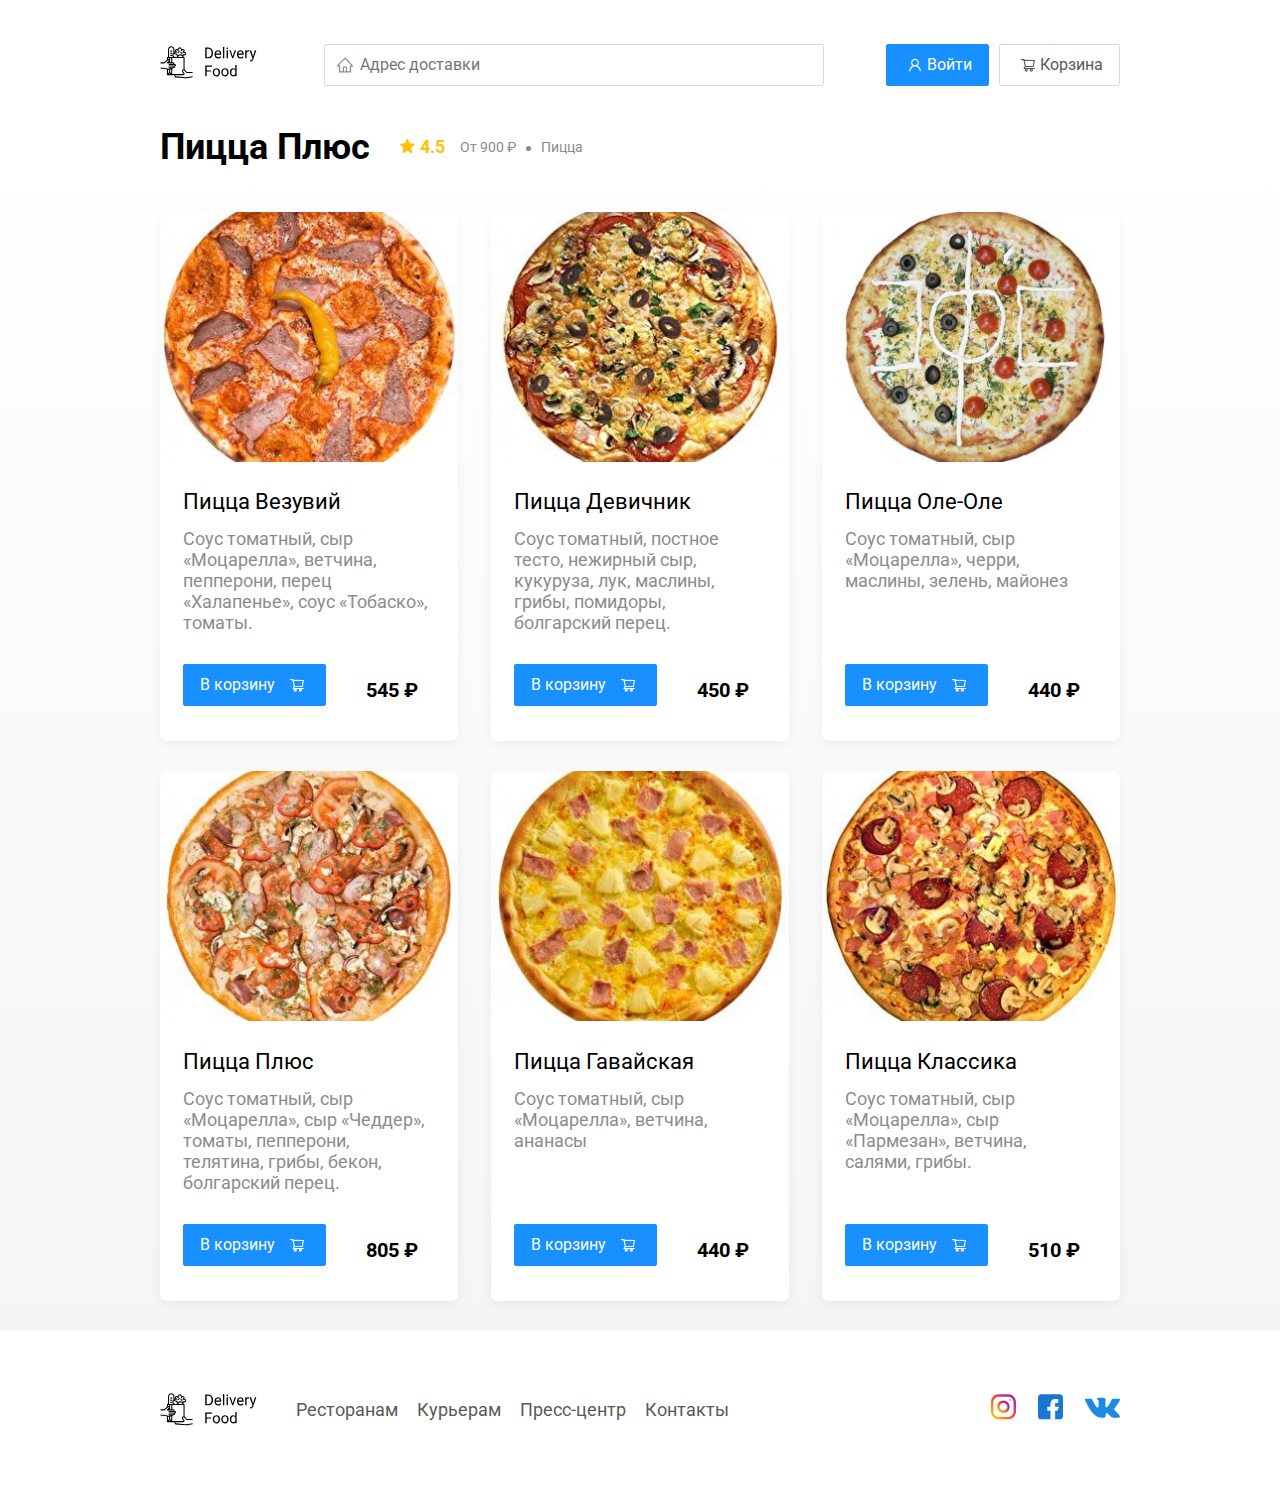
<file: restaurant.html>
<!DOCTYPE html>
<html lang="ru">
<head>
	<meta charset="UTF-8"/>
	<meta name="viewport" content="width=device-width, initial-scale=1.0"/>
	<title>PizzaBurger — доставка еды на дом</title>
	<link
			href="https://fonts.googleapis.com/css?family=Roboto:400,700&display=swap&subset=cyrillic"
			rel="stylesheet"
	/>
	<link rel="stylesheet" href="css/normalize.css"/>
	<link rel="stylesheet" href="css/style.css"/>
</head>
<body>
	<div class="container">
		<header class="header">
			<a href="index.html" class="logo">
				<img src="img/icon/logo.svg" alt="Logo"/>
			</a>
			<label class="address">
				<input type="text" class="input input-address" placeholder="Адрес доставки"/>
			</label>
			<div class="buttons">
				<button class="button button-primary button-auth">
					<span class="button-auth-svg"></span>
					<span class="button-text">Войти</span>
				</button>
				<button class="button" id="cart-button">
					<span class="button-cart-svg"></span>
					<span class="button-text">Корзина</span>
				</button>
			</div>
		</header>
	</div>
	<!-- /.container  -->

	<main class="main">
		<div class="container">
			<section class="menu">
				<div class="section-heading">
					<h2 class="section-title restaurant-title">Пицца Плюс</h2>
					<div class="card-info">
						<div class="rating">
							4.5
						</div>
						<div class="price">От 900 ₽</div>
						<div class="category">Пицца</div>
					</div>
					<!-- /.card-info -->
				</div>
				<div class="cards cards-menu">
					<div class="card">
						<img src="img/pizza-plus/pizza-vesuvius.jpg" alt="image" class="card-image"/>
						<div class="card-text">
							<div class="card-heading">
								<h3 class="card-title card-title-reg">Пицца Везувий</h3>
							</div>
							<!-- /.card-heading -->
							<div class="card-info">
								<div class="ingredients">Соус томатный, сыр «Моцарелла», ветчина, пепперони, перец
								                         «Халапенье», соус «Тобаско», томаты.
								</div>
							</div>
							<!-- /.card-info -->
							<div class="card-buttons">
								<button class="button button-primary button-add-cart">
									<span class="button-card-text">В корзину</span>
									<span class="button-cart-svg"></span>
								</button>
								<strong class="card-price-bold">545 ₽</strong>
							</div>
						</div>
						<!-- /.card-text -->
					</div>
					<!-- /.card -->

					<div class="card">
						<img src="img/pizza-plus/pizza-girls.jpg" alt="image" class="card-image"/>
						<div class="card-text">
							<div class="card-heading">
								<h3 class="card-title card-title-reg">Пицца Девичник</h3>
							</div>
							<!-- /.card-heading -->
							<div class="card-info">
								<div class="ingredients">Соус томатный, постное тесто, нежирный сыр, кукуруза, лук, маслины,
								                         грибы, помидоры, болгарский перец.
								</div>
							</div>
							<!-- /.card-info -->
							<div class="card-buttons">
								<button class="button button-primary button-add-cart">
									<span class="button-card-text">В корзину</span>
									<span class="button-cart-svg"></span>
								</button>
								<strong class="card-price-bold">450 ₽</strong>
							</div>
						</div>
						<!-- /.card-text -->
					</div>
					<!-- /.card -->

					<div class="card">
						<img src="img/pizza-plus/pizza-oleole.jpg" alt="image" class="card-image"/>
						<div class="card-text">
							<div class="card-heading">
								<h3 class="card-title card-title-reg">Пицца Оле-Оле</h3>
							</div>
							<!-- /.card-heading -->
							<div class="card-info">
								<div class="ingredients">Соус томатный, сыр «Моцарелла», черри, маслины, зелень, майонез
								</div>
							</div>
							<!-- /.card-info -->
							<div class="card-buttons">
								<button class="button button-primary button-add-cart">
									<span class="button-card-text">В корзину</span>
									<span class="button-cart-svg"></span>
								</button>
								<strong class="card-price-bold">440 ₽</strong>
							</div>
						</div>
						<!-- /.card-text -->
					</div>
					<!-- /.card -->

					<div class="card">
						<img src="img/pizza-plus/pizza-plus.jpg" alt="image" class="card-image"/>
						<div class="card-text">
							<div class="card-heading">
								<h3 class="card-title card-title-reg">Пицца Плюс</h3>
							</div>
							<!-- /.card-heading -->
							<div class="card-info">
								<div class="ingredients">Соус томатный, сыр «Моцарелла», сыр «Чеддер», томаты, пепперони,
								                         телятина, грибы, бекон, болгарский перец.
								</div>
							</div>
							<!-- /.card-info -->
							<div class="card-buttons">
								<button class="button button-primary button-add-cart">
									<span class="button-card-text">В корзину</span>
									<span class="button-cart-svg"></span>
								</button>
								<strong class="card-price-bold">805 ₽</strong>
							</div>
						</div>
						<!-- /.card-text -->
					</div>
					<!-- /.card -->

					<div class="card">
						<img src="img/pizza-plus/pizza-hawaiian.jpg" alt="image" class="card-image"/>
						<div class="card-text">
							<div class="card-heading">
								<h3 class="card-title card-title-reg">Пицца Гавайская</h3>
							</div>
							<!-- /.card-heading -->
							<div class="card-info">
								<div class="ingredients">Соус томатный, сыр «Моцарелла», ветчина, ананасы</div>
							</div>
							<!-- /.card-info -->
							<div class="card-buttons">
								<button class="button button-primary button-add-cart">
									<span class="button-card-text">В корзину</span>
									<span class="button-cart-svg"></span>
								</button>
								<strong class="card-price-bold">440 ₽</strong>
							</div>
						</div>
						<!-- /.card-text -->
					</div>
					<!-- /.card -->

					<div class="card">
						<img src="img/pizza-plus/pizza-classic.jpg" alt="image" class="card-image"/>
						<div class="card-text">
							<div class="card-heading">
								<h3 class="card-title card-title-reg">Пицца Классика</h3>
							</div>
							<!-- /.card-heading -->
							<div class="card-info">
								<div class="ingredients">Соус томатный, сыр «Моцарелла», сыр «Пармезан», ветчина, салями,
								                         грибы.
								</div>
							</div>
							<!-- /.card-info -->
							<div class="card-buttons">
								<button class="button button-primary button-add-cart">
									<span class="button-card-text">В корзину</span>
									<span class="button-cart-svg"></span>
								</button>
								<strong class="card-price-bold">510 ₽</strong>
							</div>
						</div>
						<!-- /.card-text -->
					</div>
					<!-- /.card -->
				</div>
				<!-- /.cards -->
			</section>
		</div>
		<!-- /.container -->
	</main>

	<footer class="footer">
		<div class="container">
			<div class="footer-block">
				<img src="img/icon/logo.svg" alt="logo" class="logo footer-logo"/>
				<nav class="footer-nav">
					<a href="#" class="footer-link">Ресторанам </a>
					<a href="#" class="footer-link">Курьерам</a>
					<a href="#" class="footer-link">Пресс-центр</a>
					<a href="#" class="footer-link">Контакты</a>
				</nav>
				<div class="social-links">
					<a href="#" class="social-link"><img src="img/social/instagram.svg" alt="instagram"/></a>
					<a href="#" class="social-link"><img src="img/social/fb.svg" alt="facebook"/></a>
					<a href="#" class="social-link"><img src="img/social/vk.svg" alt="vk"/></a>
				</div>
				<!-- /.social-links -->
			</div>
			<!-- /.footer-block -->
		</div>
	</footer>

	<div class="modal modal-cart">
		<div class="modal-dialog">
			<div class="modal-header">
				<h3 class="modal-title">Корзина</h3>
				<button class="close">&times;</button>
			</div>
			<!-- /.modal-header -->
			<div class="modal-body">
				<div class="food-row">
					<span class="food-name">Ролл угорь стандарт</span>
					<strong class="food-price">250 ₽</strong>
					<div class="food-counter">
						<button class="counter-button">-</button>
						<span class="counter">1</span>
						<button class="counter-button">+</button>
					</div>
				</div>
				<!-- /.foods-row -->
				<div class="food-row">
					<span class="food-name">Ролл угорь стандарт</span>
					<strong class="food-price">250 ₽</strong>
					<div class="food-counter">
						<button class="counter-button">-</button>
						<span class="counter">1</span>
						<button class="counter-button">+</button>
					</div>
				</div>
				<!-- /.foods-row -->
				<div class="food-row">
					<span class="food-name">Ролл угорь стандарт</span>
					<strong class="food-price">250 ₽</strong>
					<div class="food-counter">
						<button class="counter-button">-</button>
						<span class="counter">1</span>
						<button class="counter-button">+</button>
					</div>
				</div>
				<!-- /.foods-row -->
				<div class="food-row">
					<span class="food-name">Ролл угорь стандарт</span>
					<strong class="food-price">250 ₽</strong>
					<div class="food-counter">
						<button class="counter-button">-</button>
						<span class="counter">1</span>
						<button class="counter-button">+</button>
					</div>
				</div>
				<!-- /.foods-row -->
			</div>
			<!-- /.modal-body -->
			<div class="modal-footer">
				<span class="modal-pricetag">1250 ₽</span>
				<div class="footer-buttons">
					<button class="button button-primary">Оформить заказ</button>
					<button class="button clear-cart">Отмена</button>
				</div>
			</div>
			<!-- /.modal-footer -->
		</div>
		<!-- /.modal-dialog -->
	</div>


	<script src="js/main.js"></script>
</body>
</html>
</file>
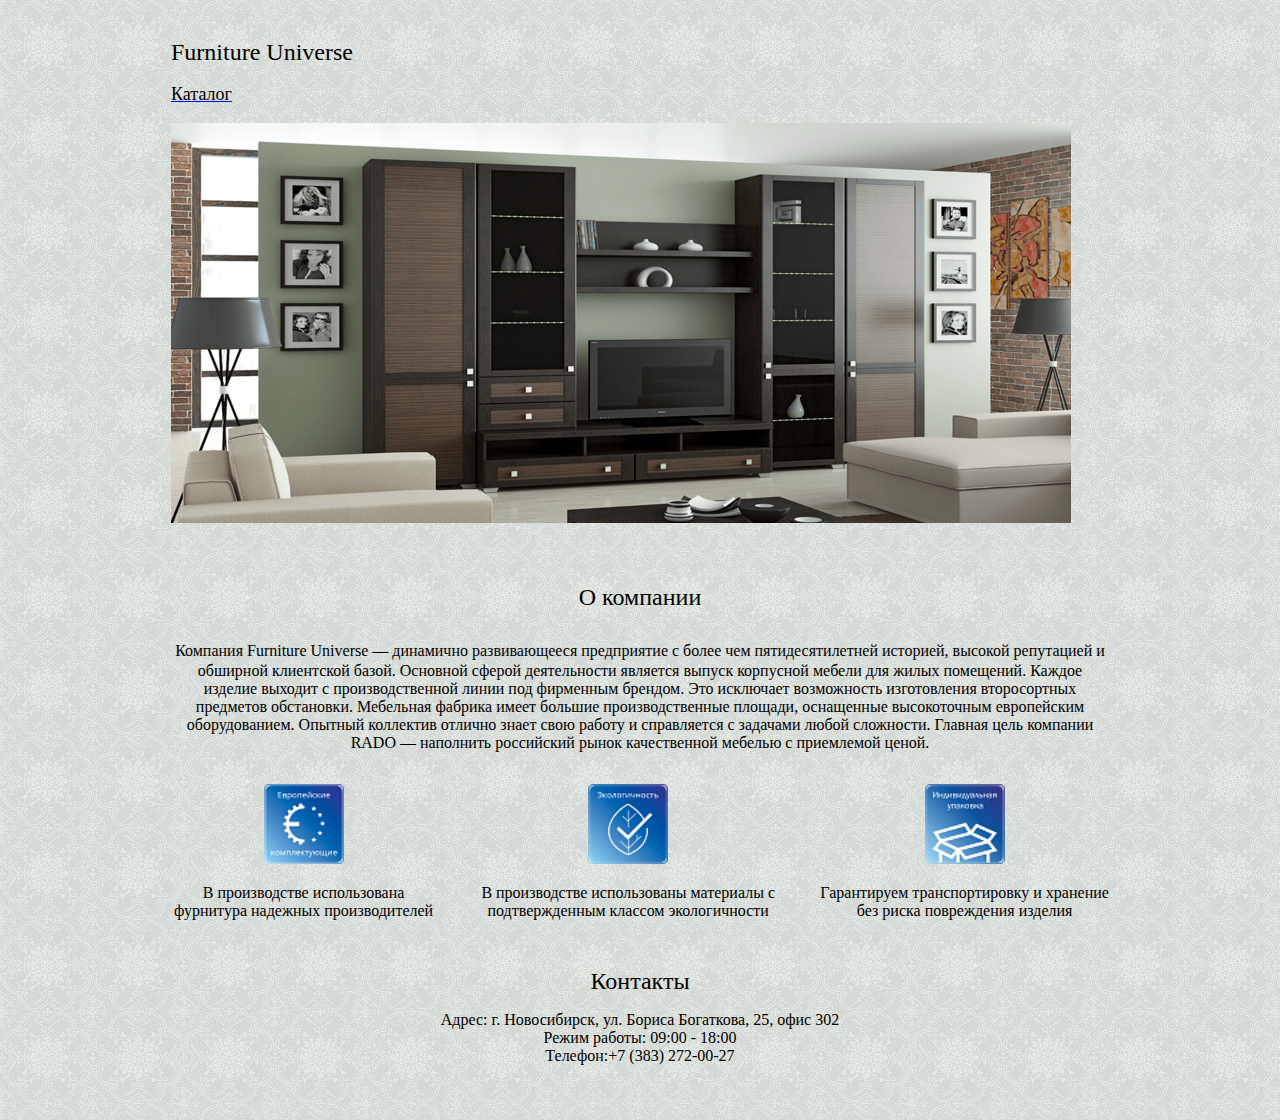
<file: Сайт для мебельной фирмы/home.html>
<!DOCTYPE html>
<html>
	<head>
		<meta charset="utf-8">
		<title>Furniture Universe</title>
	</head>
	<body background="background22.png"> 
		<table cellspacing="30" height="600" width ="1000" align ="center">
			<tr>
				<td colspan="3">
					<font face="Comic sans ms" size="5" color="#000000">Furniture Universe</font>
					<a href="file:///C:/Users/Nadezhda/Desktop/%D0%A3%D0%BD%D0%B8%D0%B2%D0%B5%D1%80/%D0%98%D0%BD%D1%82%D0%B5%D1%80%D0%BD%D0%B5%D1%82-%D0%BF%D1%80%D0%BE%D0%B3%D1%80%D0%B0%D0%BC%D0%BC%D0%B8%D1%80%D0%BE%D0%B2%D0%B0%D0%BD%D0%B8%D0%B5/%D0%A1%D0%B0%D0%B9%D1%82%20%D0%B4%D0%BB%D1%8F%20%D0%BC%D0%B5%D0%B1%D0%B5%D0%BB%D1%8C%D0%BD%D0%BE%D0%B9%20%D1%84%D0%B8%D1%80%D0%BC%D1%8B/catalogue.html"><font face="Comic sans ms" size="4" color="#000000"><p>Каталог</p></font></a>
					<img src="Главная.png" height="400" width ="900">
				</td>
			</tr>
			<tr>
				<td colspan="3" align="center">
				<font face="Times New Roman" size="5" color="#000000"><p>О компании</p></font>
				Компания Furniture Universe — динамично развивающееся предприятие с более чем пятидесятилетней историей, высокой репутацией и обширной клиентской базой. Основной сферой деятельности является выпуск корпусной мебели для жилых помещений. Каждое изделие выходит с производственной линии под фирменным брендом. Это исключает возможность изготовления второсортных предметов обстановки. Мебельная фабрика имеет большие производственные площади, оснащенные высокоточным европейским оборудованием. Опытный коллектив отлично знает свою работу и справляется с задачами любой сложности. Главная цель компании RADO — наполнить российский рынок качественной мебелью с приемлемой ценой.
				</td>
			</tr>
			<tr>
				<td align="center">
				<img src="Europe.png" height="80" width ="80">
				<p>В производстве использована фурнитура надежных производителей</p>
				</td>
				<td align="center">
				<img src="Ecolog.png" height="80" width ="80">
				<p>В производстве использованы материалы с подтвержденным классом экологичности</p>
				</td>
				<td align="center">
				<img src="Pac.png" height="80" width ="80">
				<p>Гарантируем транспортировку и хранение без риска повреждения изделия</p>
				</td>
			</tr>
			<tr>
				<td colspan="3" align="center">
				<font face="Times New Roman" size="5" color="#000000" align="">Контакты</font>
				<p>Адрес: г. Новосибирск, ул. Бориса Богаткова, 25, офис 302 <br>
				Режим работы: 09:00 - 18:00 <br>
				Телефон:+7 (383) 272-00-27</p>
				</td>
			</tr>
		</table>
	</body>
</html>
</file>
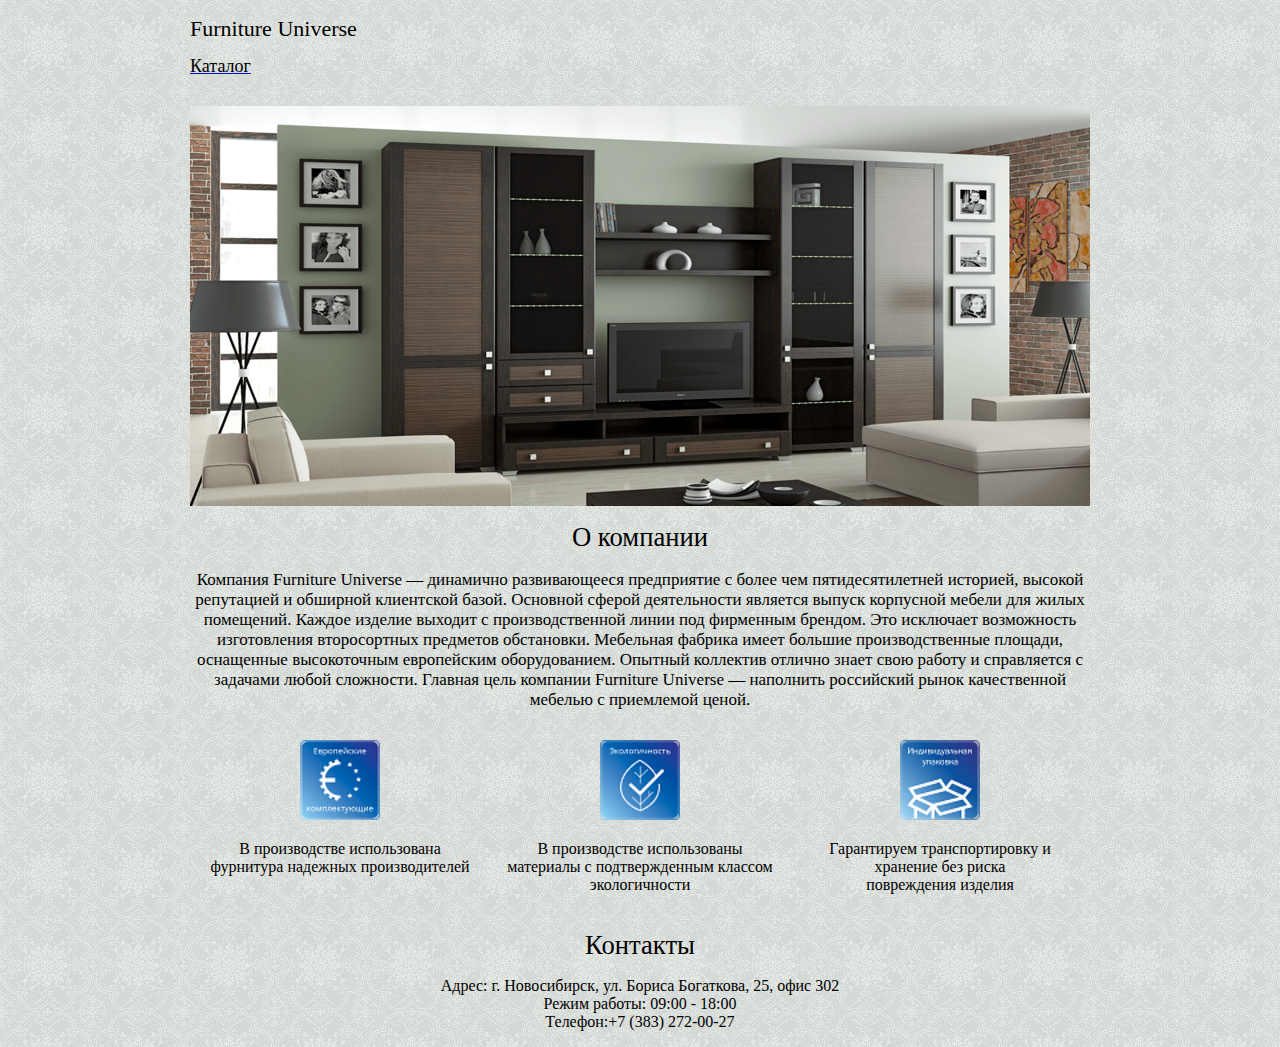
<file: Сайт для мебельной фирмы/home2.html>
<!DOCTYPE html>
<html>
	<head>
		<meta charset="utf-8">
		<title>Furniture Universe</title>
		<link rel="stylesheet" href="style.css">
	</head>
	<body>
		<div class='page'>
			<div class='top'><p><span class='header'>Furniture Universe</span></p></div>
			<div class='menu'><a href="catalogue2.html"><span class='catalogue'>Каталог</span></a></div>
			<div class='content'>
				<div id='picture'>
				</div>	
				<p><div class='caption'>О компании</div></p>
				<p id ='txt'>Компания Furniture Universe — динамично развивающееся предприятие с более чем пятидесятилетней историей,
				высокой репутацией и обширной клиентской базой. Основной сферой деятельности является выпуск корпусной мебели для жилых помещений.
				Каждое изделие выходит с производственной линии под фирменным брендом. Это исключает возможность изготовления второсортных предметов обстановки.
				Мебельная фабрика имеет большие производственные площади, оснащенные высокоточным европейским оборудованием.
				Опытный коллектив отлично знает свою работу и справляется с задачами любой сложности.
				Главная цель компании Furniture Universe — наполнить российский рынок качественной мебелью с приемлемой ценой.</p>
				<div id='images'>
					<div class = 'block'>
						<img src="Europe.png" class='img'>
						<p class ='txt_1'>В производстве использована <br> фурнитура надежных производителей</p>
					</div>
					<div class = 'block'>
						<img src="Ecolog.png" class='img'>
						<p class ='txt_1'>В производстве использованы <br> материалы с подтвержденным классом <br> экологичности</p>
					</div>
					<div class = 'block'>
						<img src="Pac.png" class='img'>
						<p class ='txt_1'>Гарантируем транспортировку и <br> хранение без риска <br> повреждения изделия</p>
					</div>
				</div>
				<div class='caption'>Контакты</div>
				<p class = 'txt_1'>Адрес: г. Новосибирск, ул. Бориса Богаткова, 25, офис 302 <br>
					Режим работы: 09:00 - 18:00 <br>
					Телефон:+7 (383) 272-00-27</p>
			</div>
		</div>
	</body>
</html>
</file>
<file: css/style.css>
* {
    box-sizing: border-box;
}

body {
    font-family: "Roboto", sans-serif;
    padding-top: 44px;
}

a,
button {
    cursor: pointer;
    color: inherit;
}

.hide {
    display: none;
}

.container {
    max-width: 1200px;
    margin: auto;
}

.header {
    display: flex;
    align-items: center;
    justify-content: space-between;
    margin-bottom: 40px;
}

.input {
    background-color: #ffffff;
    border: 1px solid #d9d9d9;
    border-radius: 2px;
    font-size: 16px;
    line-height: 24px;
    padding: 8px 8px 8px 35px;
    background-repeat: no-repeat;
    background-position: left 11px center;
}

.address {
    flex: 0.8;
}

.input-address {
    width: 100%;
    background-image: url(../img/icon/home.svg);
}

.search {
    margin-left: auto;
}

.input-search {
    width: 300px;
    background-image: url(../img/icon/search.svg);

}

.buttons {
    display: flex;
    align-items: center;
}

.button {
    display: flex;
    align-items: center;
    padding: 8px 16px;
    background: #ffffff;
    border: 1px solid #d9d9d9;
    box-sizing: border-box;
    box-shadow: 0 0 2px rgba(0, 0, 0, 0.0015);
    border-radius: 2px;
    color: #595959;
    font-size: 16px;
    line-height: 24px;
}

.button:hover {
    background: #1890ff;
    border: 1px solid #1890ff;
    color: #fff;
}


.button-primary {
    background: #1890ff;
    border: 1px solid #1890ff;
    color: #fff;
    margin-right: 10px;
}

.button-primary:hover {
    background: #ffffff;
    border: 1px solid #d9d9d9;
    color: #595959;
}

.button-icon {
    margin-right: 6px;
}

.button-card-text {
    margin-right: 10px;
}

.button-auth {
    background-position: 20px 13px;
}

.button-primary .button-auth-svg {
    width: 24px;
    height: 24px;
    background-color: #fff;
    -webkit-mask: url("../img/icon/user.svg") no-repeat 50% 50%;
    mask: url("../img/icon/user.svg") no-repeat 50% 50%;
    background-repeat: no-repeat;
}

.button-primary:hover .button-auth-svg {
    background-color: #595959;
}

.button .button-cart-svg {
    width: 24px;
    height: 24px;
    background-color: #595959;
    -webkit-mask: url("../img/icon/shopping-cart.svg") no-repeat 50% 50%;
    mask: url("../img/icon/shopping-cart.svg") no-repeat 50% 50%;
    background-repeat: no-repeat;
}

.button-primary .button-cart-svg {
    background-color: #fff;
}

.button:hover .button-cart-svg {
    background-color: #fff;
}

.button-primary:hover .button-cart-svg {
    background-color: #595959;
}

.button-cart {
    display: none;
    margin: 0 5px;
}

.button-out {
    display: none;
    margin: 0 5px;
}

.user-name {
    display: none;
    margin-right: 20px;
    font-weight: bold;
    font-size: 18px;
}

.promo-slider {

    width: 600px;
    height: 300px;

}

.promo {
    box-shadow: 0 7px 12px rgba(158, 158, 163, 0.1);
    border-radius: 10px;
    padding: 68px 70px;
    margin-bottom: 56px;
}

.pizza {
    background: #fff1b8 url(../img/promo/pizza.png) no-repeat top -100px right -250px / 830px
}

.kebab {
    background: #D6E4FF url(../img/promo/kebab.png) no-repeat top 45px right 40px / 450px;
}

.vegetables {
    background: #FFF566 url(../img/promo/vegetables.png) no-repeat top 0 right 0 / 825px
}

.sushi {
    background: #FFF1F0 url(../img/promo/sushi.png) no-repeat top 10px right 15px / 500px
}

.promo-title {
    font-style: normal;
    font-weight: bold;
    font-size: 39px;
    line-height: 46px;
    color: #302c34;
}

.promo-text {
    font-style: normal;
    font-weight: normal;
    font-size: 24px;
    line-height: 28px;
    color: #302c34;
    max-width: 538px;
}

.main {
    background: linear-gradient(180deg, rgba(245, 245, 245, 0) 1.04%, #f5f5f5 100%);
}

.section-heading {
    display: flex;
    align-items: center;
    margin-bottom: 44px;
}

.section-title {
    font-style: normal;
    font-weight: bold;
    font-size: 36px;
    line-height: 42px;
    margin: 0 30px 0 0;
    color: #000000;
}

.cards {
    display: flex;
    align-items: flex-start;
    justify-content: space-between;
    flex-wrap: wrap;
}

.card {
    background: #ffffff;
    box-shadow: 0 4px 12px rgba(0, 0, 0, 0.05);
    border-radius: 7px;
    overflow: hidden;
    margin-bottom: 30px;
    flex-basis: 31%;
    text-decoration: none;

}

.card-restaurant {
    cursor: pointer
}

.card-image {
    width: 100%;
    height: 250px;
    object-fit: cover;
}


.card-text {
    padding: 20px 23px 35px;
    min-height: 275px;
    display: flex;
    flex-direction: column;
}



.restaurants .card-text {
    min-height: auto;
}

.card-heading {
    display: flex;
    align-items: center;
    justify-content: space-between;
    margin-bottom: 10px;
}

.card-title {
    margin: 0;
    font-style: normal;
    font-weight: bold;
    font-size: 22px;
    line-height: 32px;
}

.card-title-reg {
    font-weight: 400;
}

.card-tag {
    font-style: normal;
    font-weight: normal;
    font-size: 12px;
    line-height: 20px;
    color: #ffffff;
    background: #262626;
    border-radius: 2px;
    padding: 1px 8px;
}

.card-info {
    display: flex;
    align-items: center;
    flex-wrap: wrap;
}

.card-buttons {
    display: flex;
    margin-top: 24px;
    flex-grow: 1;
    align-items: flex-end;
}

.card-price-bold {
    font-weight: bold;
    font-size: 20px;
    line-height: 32px;
    margin-left: 30px;
}

.rating {
    background-image: url("../img/icon/rating.svg");
    background-repeat: no-repeat;
    background-position: 0 7px;
    padding-left: 20px;
    margin-right: 26px;
    color: #ffc107;
    font-weight: bold;
    font-size: 18px;
    line-height: 32px;
}

.price,
.category {
    color: #8c8c8c;
    font-size: 18px;
    line-height: 32px;
}

.price {
    margin-right: 10px;
}

.ingredients {
    color: #8c8c8c;
    font-size: 18px;
    line-height: 21px;
}

.category {
    text-overflow: ellipsis;
    overflow: hidden;
    white-space: nowrap;
    max-width: 150px;
}

.price:after {
    content: "";
    width: 5px;
    height: 5px;
    background-color: #8c8c8c;
    display: inline-block;
    vertical-align: middle;
    border-radius: 50%;
    margin-left: 10px;
}

.footer {
    padding: 60px 0;
}

.footer-block {
    display: flex;
    align-items: center;
    justify-content: space-between;
}

.footer-nav {
    margin-left: 35px;
    margin-right: auto;
}

.footer-link {
    display: inline-block;
    color: #595959;
    font-style: normal;
    font-weight: normal;
    font-size: 18px;
    line-height: 21px;
    text-decoration: none;
}

.footer-link:not(:last-child) {
    margin-right: 15px;
}

.social-links {
    display: flex;
    align-items: center;
}

.social-link:not(:last-child) {
    margin-right: 21px;
}

.modal {
    position: fixed;
    left: 0;
    top: 0;
    width: 100%;
    height: 100%;
    background: rgba(0, 0, 0, 0.4);
    display: none;
    z-index: 999;
}

.modal-auth {
    position: fixed;
    left: 0;
    top: 0;
    width: 100%;
    height: 100%;
    background: rgba(0, 0, 0, 0.4);
    display: none;
    z-index: 999;
}

.is-open {
    display: flex;
}

.modal-dialog {
    max-width: 780px;
    width: 95%;
    background: #ffffff;
    border-radius: 5px;
    margin: auto;
    padding: 40px 45px;
}

.modal-dialog-auth {
    width: auto;
    position: relative;
}

.label-auth {
    display: block;
    margin: 30px;
}

.label-auth span {
    width: 80px;
    display: inline-block;
}

.modal-header {
    display: flex;
    align-items: center;
    justify-content: space-between;
    margin-bottom: 45px;
}

.modal-title {
    margin: 0;
    font-weight: bold;
    font-size: 36px;
    line-height: 42px;
}

.close {
    font-size: 36px;
    border: none;
    background-color: transparent;
}

.close-auth {
    font-size: 36px;
    border: none;
    background-color: transparent;
    position: absolute;
    top: 10px;
    right: 20px;
}

.modal-body {
    margin-bottom: 22px;
}

.food-row {
    display: flex;
    align-items: flex-start;
    justify-content: space-between;
    padding-bottom: 8px;
    border-bottom: 1px solid #d9d9d9;
    margin-bottom: 15px;
}

.food-name {
    font-weight: normal;
    font-size: 18px;
    line-height: 32px;
}

.food-price {
    margin-left: auto;
    margin-right: 47px;
    font-weight: bold;
    font-size: 20px;
    line-height: 32px;
}

.food-counter {
    display: flex;
    align-items: center;
}

.counter-button {
    display: flex;
    align-items: center;
    justify-content: center;
    width: 39px;
    height: 32px;
    background: #ffffff;
    border: 1px solid #40a9ff;
    box-sizing: border-box;
    border-radius: 2px;
    font-weight: normal;
    font-size: 14px;
    line-height: 22px;
    color: #40a9ff;
}

.counter-button:hover {
    background: #40a9ff;
    border: 1px solid #ffffff;
    color: #ffffff;
}

.counter {
    font-size: 16px;
    line-height: 24px;
    margin-left: 10px;
    margin-right: 10px;
}

.modal-footer {
    display: flex;
    align-items: center;
    justify-content: space-between;
}

.modal-auth .modal-footer {
    justify-content: flex-end;
}

.footer-buttons {
    display: flex;
    align-items: center;
}

.modal-pricetag {
    background: #262626;
    border-radius: 5px;
    color: #ffffff;
    padding: 15px 20px;
    font-size: 20px;
    line-height: 23px;
}

@media (max-width: 1366px) {
    .container {
        max-width: 960px;
    }

    .pizza {
        background-position: center right -300px;
        background-size: 750px;
    }


    .kebab {
        background-position: top -5px right -93px;
        background-size: 530px;
    }

    .vegetables {
        background-position: top 0 right -93px;
        background-size: 820px;
    }

    .sushi {
        background-position: center right -90px;
    }

    .rating {
        margin-right: 15px;
    }

    .category,
    .price {
        font-size: 14px;
    }
}

@media (max-width: 992px) {
    .container {
        max-width: 750px;
    }



    .pizza {
        padding: 50px;
        background-size: 500px;
        background-position: center right -200px;
    }


    .kebab {
        background-position: top 55px right -100px;
        background-size: 385px;
    }

    .vegetables {
        background-position: top 0 right -280px;
        background-size: 810px;
    }

    .sushi {
        background-position: top 30px right -175px;
    }



    .promo-text {
        font-size: 18px;
        max-width: 400px;
    }

    .card {
        flex-basis: 49%;
    }

    .footer-link {
        font-size: 16px;
    }
}

@media (max-width: 768px) {
    .container {
        max-width: 560px;
    }

    .card-info {
        flex-wrap: wrap;
    }

    .card .rating {
        flex-basis: 100%;
    }

    .card-title {
        font-size: 18px;
    }

    .card-text {
        min-height: 290px;
    }

    .card-price-bold {
        margin-left: 20px;
    }


    .pizza {
        background-size: 400px;
        background-position: bottom 50px right -200px;
    }


    .kebab {
        background-position: top -5px right -74px;
        background-size: 300px;
    }

    .vegetables {
        background-position: top 0 right -240px;
        background-size: 702px;
    }

    .sushi {
        background-position: top -24px right -75px;
        background-size: 302px;
    }

    .promo-title {
        font-size: 24px;
        line-height: 1.4;
    }

    .promo-text {
        margin-top: 0;
    }
}

@media (max-width: 578px) {
    .container {
        width: 90%;
    }

    .address {
        min-width: 100%;
        order: 1;
    }

    .header {
        flex-wrap: wrap;
    }

    .input-address {
        margin-top: 15px;
        order: 5;
        flex: 1;
    }

    .promo {
        background-image: none;
    }

    .promo-title {
        margin-bottom: 10px;
    }

    .section-title {
        font-size: 20px;
    }

    .card {
        flex-basis: 100%;
    }

    .card-text {
        min-height: auto;
    }

    .card-image {
        width: 100%;
    }

    .footer {
        padding: 30px 0;
    }

    .footer-block {
        align-items: flex-start;
    }

    .footer-nav {
        margin-left: 0;
        margin-right: 0;
        order: 0;
        display: flex;
        flex-direction: column;
    }

    .footer-logo {
        margin-right: 15px;
        order: 1;
    }

    .social-links {
        order: 2;
    }
}

@media (max-width: 480px) {
    .button-text {
        display: none;
    }

    .button-icon {
        margin: 0;
    }

    .user-name {
        margin: 10px;

    }

    .buttons {
        flex-wrap: wrap;
        margin-left: auto;
    }

    .button {
        min-height: 40px;
        padding: 5px 12px;

    }

    .button-out-svg {
        width: 24px;
        height: 24px;
        background-color: #fff;
        -webkit-mask: url(../img/icon/logout.svg) no-repeat 50% 50%;
        mask: url(../img/icon/logout.svg) no-repeat 50% 50%;
        background-repeat: no-repeat;
        -webkit-mask-size: 20px;
        mask-size: 20px;
    }

    .promo {
        padding: 20px;
    }

    .section-heading {
        flex-wrap: wrap;
    }

    .footer-block {
        flex-wrap: wrap;
        flex-direction: column;
        align-items: center;
    }

    .footer-logo {
        order: 0;
        margin-bottom: 20px;
    }

    .footer-nav {
        margin-bottom: 20px;
        text-align: center;
    }

    .footer-link:not(:last-child) {
        margin-right: 0;
    }
}
</file>
<file: Сайт для мебельной фирмы/style.css>
body{
	margin: 0px;
	background: url(background22.png);
}
.page{
	width: 900px;
	margin: 0 auto;
}
.top{
	width: 100%;
	height: 40px;
}
.menu{
	width: 100%;
	height: 40px;
}
.menu:hover a{
	font-weight: bold;
	text-decoration: underline;
	color: black;
}
.content{
	margin-top: 10px;
	width: 100%;
}
#picture{
	height:400px;
	width: 900px;
	background-image: url(Главная.png);
	margin: 0 auto;
	margin-bottom: 10px;
}
#picture:hover{
	background-image: url(kitchen.jpg) ;
}
#txt{
	font-size: 17px;
	color: #000000;
	font-family: Times New Roman;
	text-align: center;
}
.txt_1{
	font-size: 16px;
	color: #000000;
	font-family: Times New Roman;
	text-align: center;
}
.caption{
	font-family: Times New Roman;
	font-size: 20pt;
	color: #000000;
	text-align: center;
}
.header{
	font-size: 22px;
	color: #000000;
	font-family: Comic sans ms;
}
.catalogue{
	font-size: 18px;
	color: #000000;
	font-family: Times New Roman;
}
.block{
	border: 0px double black;
	width: 300px;
	height: 170px;
	float: left;
	text-align: center;
	}
.img{
	 height: 80px;
	 width: 80px;
} 
#images{
	margin-top: 30px;
	text-align: center;
	width: 100%;
	height: 170px;
	margin-bottom: 20px;
}
.section{
	font-size: 18px;
	color: #000000;
	font-family: Comic sans ms;
}
.img_catalog{
	width: 270px;
	height: 200px;
}
.clear{
	clear: both;
}
.block1{
	border: 0px double black;
	width: 300px;
	float: left;
	text-align: center;
}
.block2{
	border: 0px double black;
	width: 300px;
	height: 300px;
	float: left;
	text-align: center;
}
.txt_live{
	font-size: 16px;
	color: #000000;
	font-family: Times New Roman;
	text-align: center;
	height: 20px;
}
</file>
